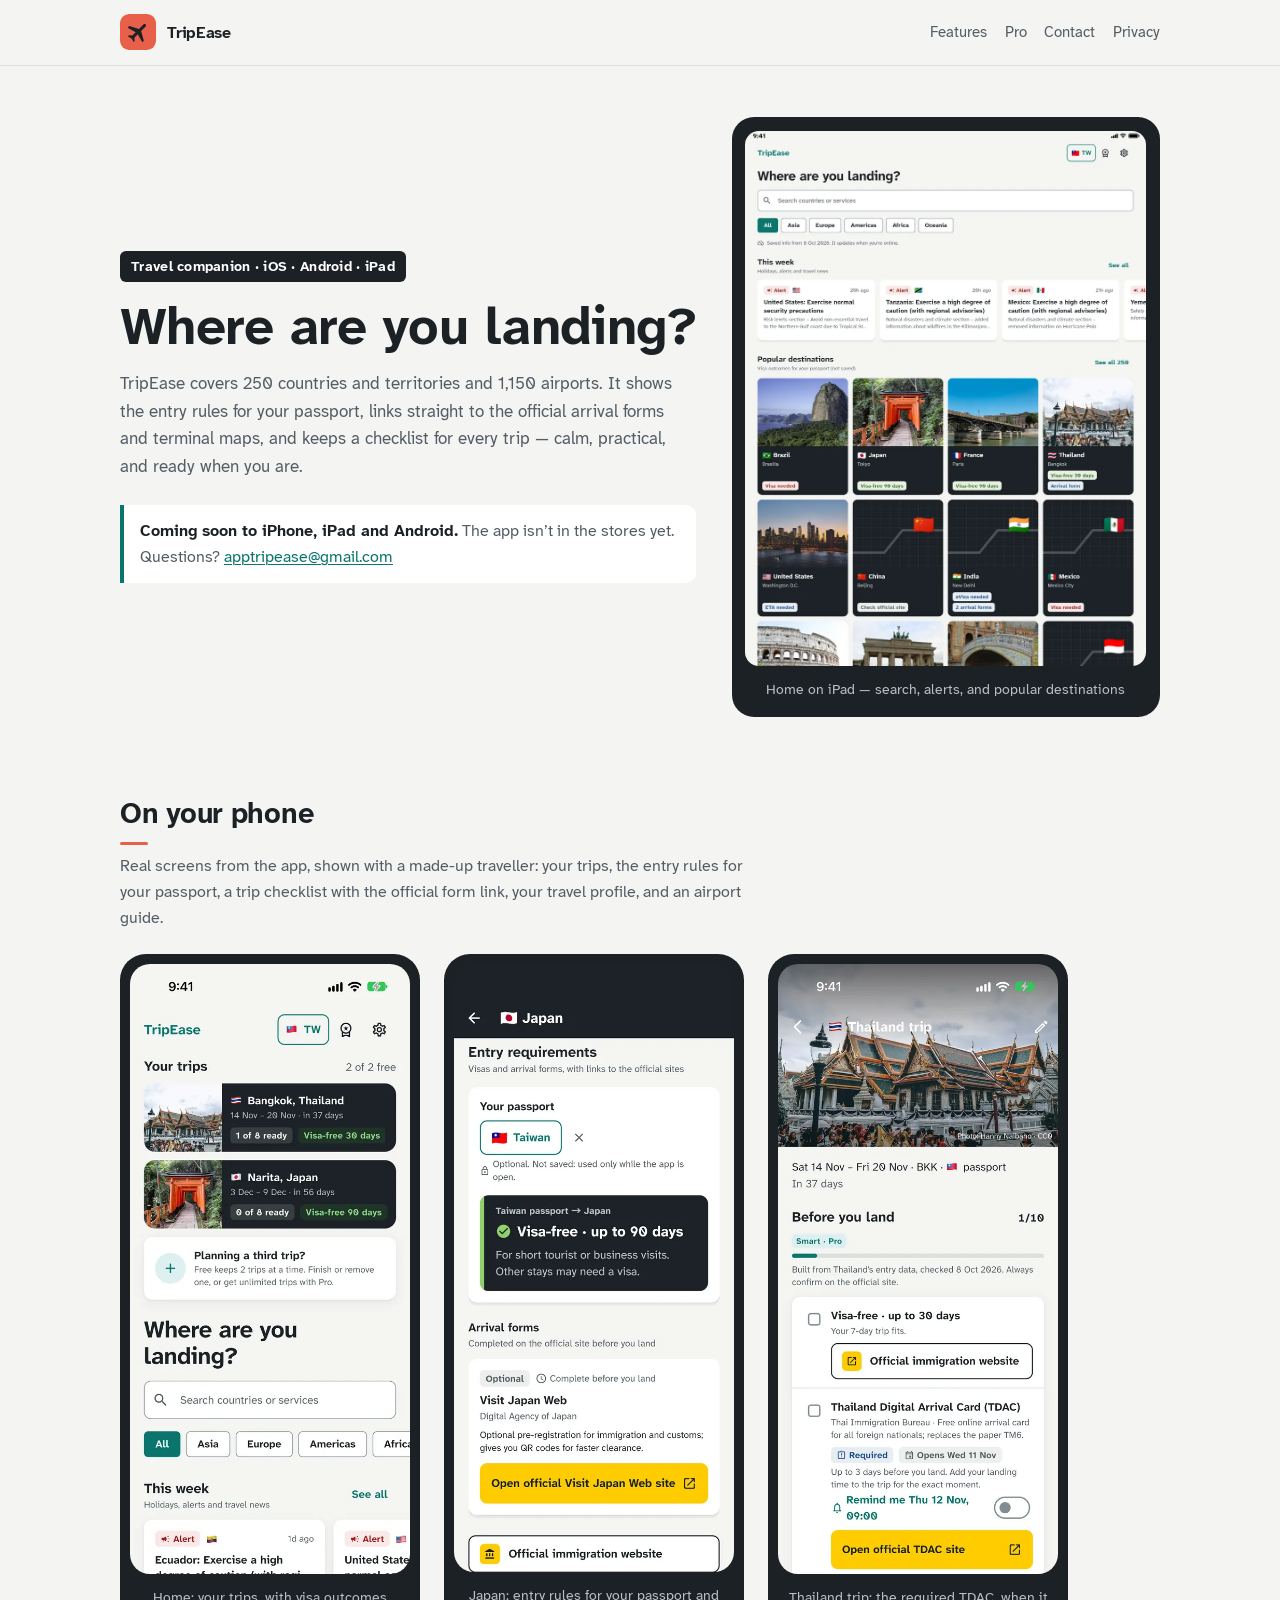
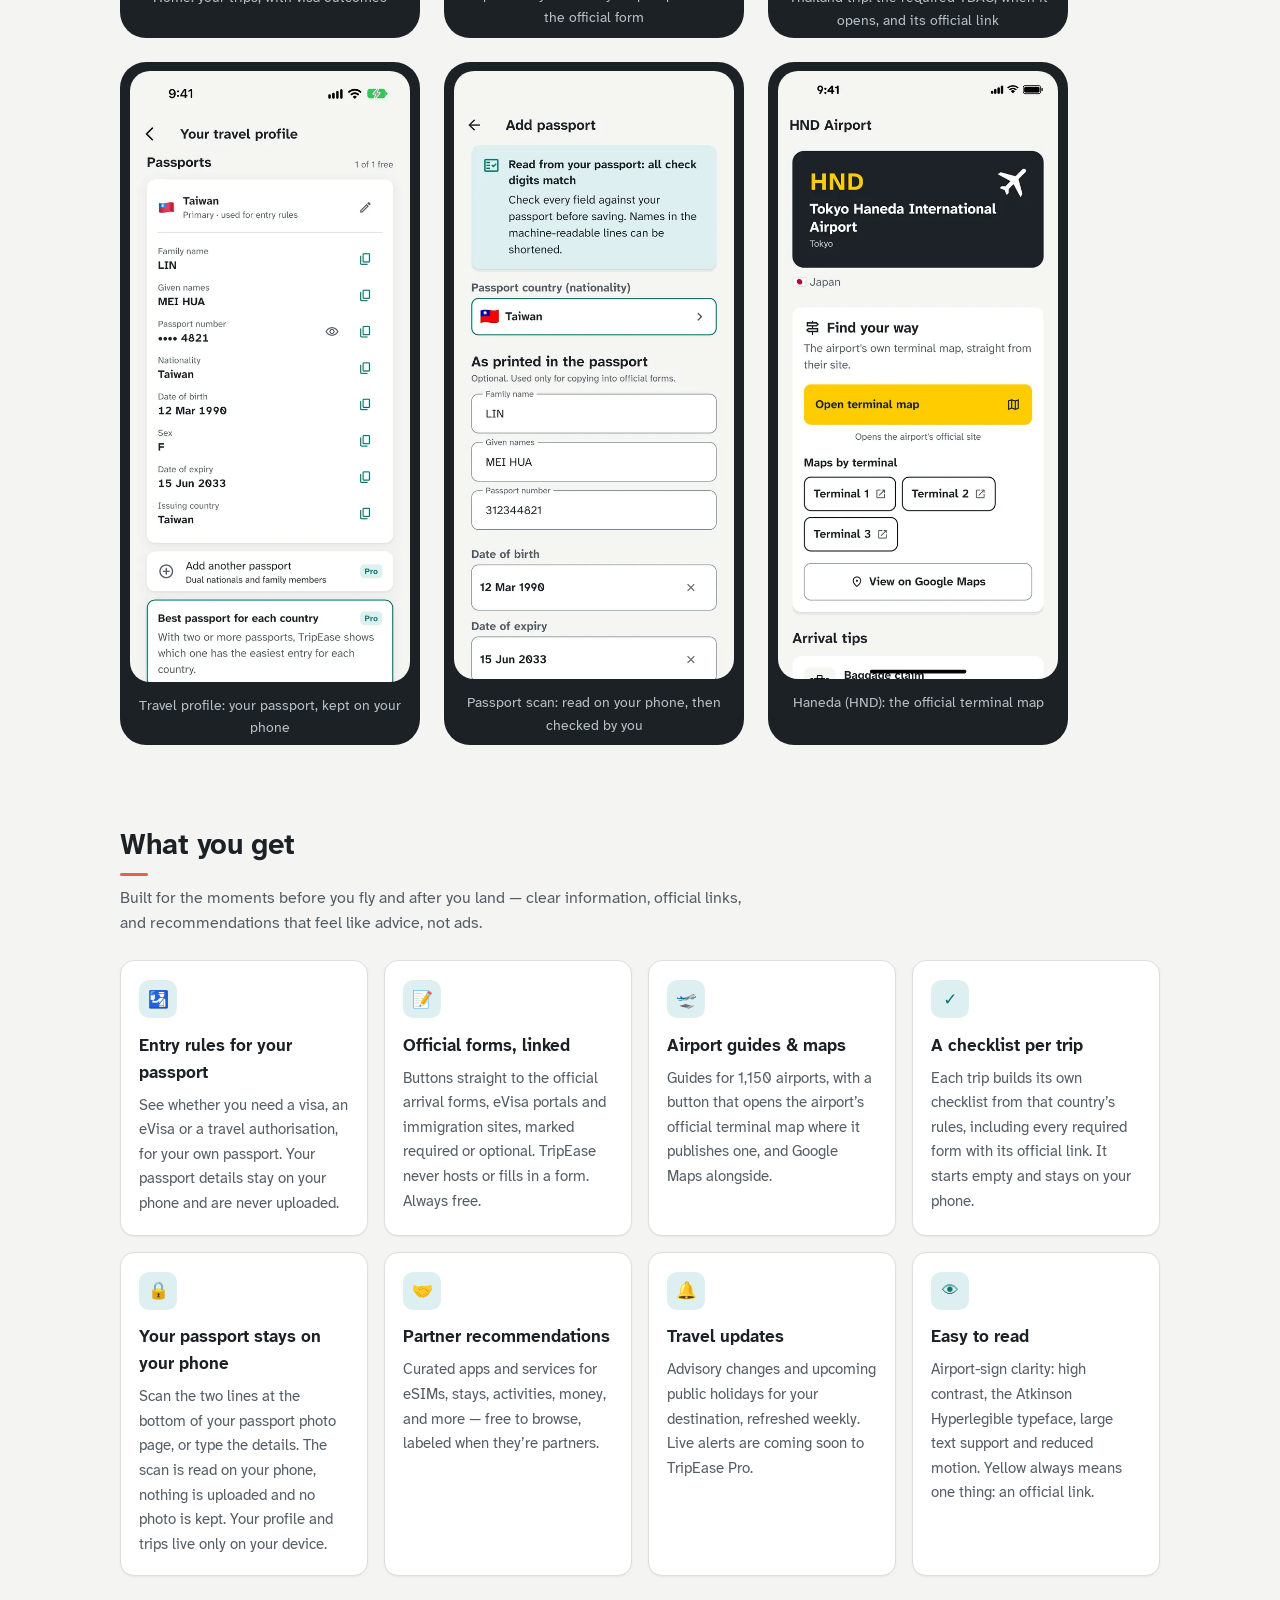
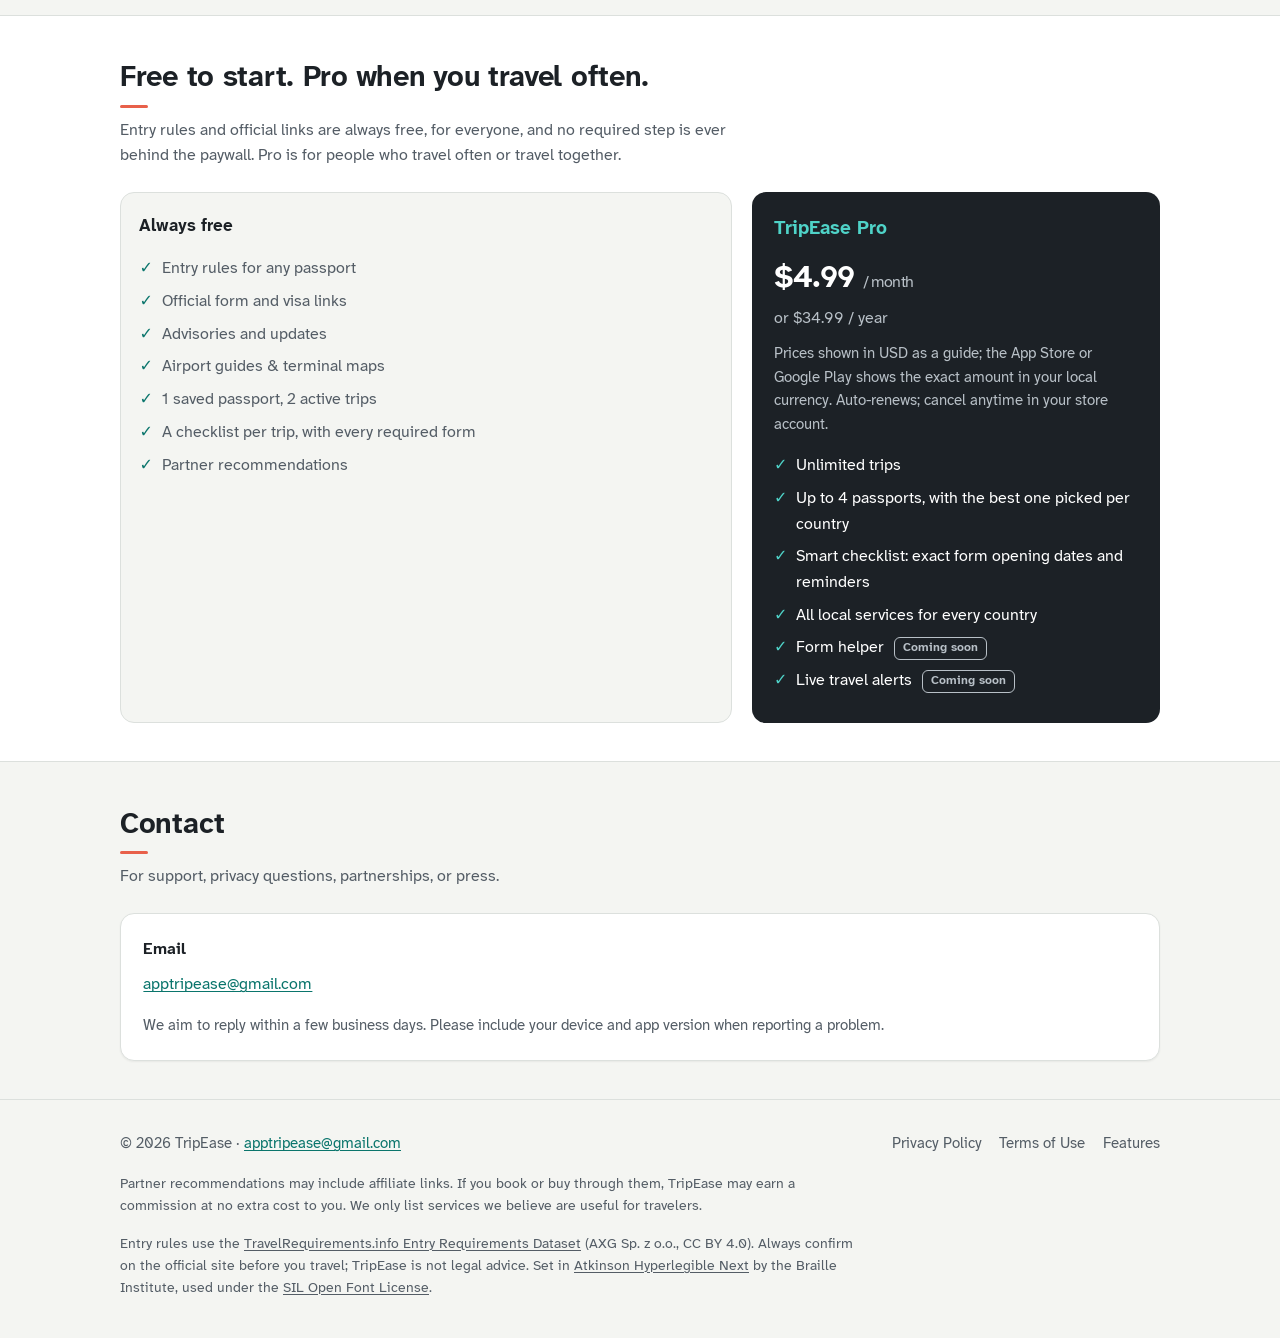
<file: index.html>
<!DOCTYPE html>
<html lang="en">
<head>
  <meta charset="utf-8" />
  <meta name="viewport" content="width=device-width, initial-scale=1" />
  <title>TripEase — Your calm travel companion</title>
  <meta name="description" content="TripEase helps you prepare for any trip: visa and entry rules for your passport, official arrival forms, airport guides with terminal maps, and a per-trip checklist. Free to start; TripEase Pro optional." />
  <meta name="theme-color" content="#0A756C" />
  <link rel="icon" href="favicon.ico" sizes="48x48" />
  <link rel="icon" href="favicon.svg" type="image/svg+xml" />
  <link rel="icon" href="favicon-32x32.png" type="image/png" sizes="32x32" />
  <link rel="icon" href="favicon-16x16.png" type="image/png" sizes="16x16" />
  <link rel="apple-touch-icon" href="apple-touch-icon.png" />
  <link rel="manifest" href="site.webmanifest" />
  <link rel="stylesheet" href="styles.css" />
</head>
<body>
  <header class="site-header">
    <div class="wrap nav">
      <a class="brand" href="index.html">
        <img class="logo" src="favicon.svg" width="36" height="36" alt="" />
        <span>TripEase</span>
      </a>
      <nav class="nav-links" aria-label="Primary">
        <a href="#features">Features</a>
        <a href="#pro">Pro</a>
        <a href="#contact">Contact</a>
        <a href="privacy.html">Privacy</a>
      </nav>
    </div>
  </header>

  <main>
    <section class="wrap hero">
      <div>
        <div class="eyebrow">Travel companion · iOS · Android · iPad</div>
        <h1>Where are you landing?</h1>
        <p class="lede">
          TripEase covers 250 countries and territories and 1,150 airports. It shows the entry rules for
          your passport, links straight to the official arrival forms and terminal maps, and keeps a
          checklist for every trip — calm, practical, and ready when you are.
        </p>
        <p class="store-note" id="coming-soon">
          <strong>Coming soon to iPhone, iPad and Android.</strong> The app isn’t in the stores yet.
          Questions? <a href="mailto:apptripease@gmail.com">apptripease@gmail.com</a>
        </p>
      </div>
      <figure class="hero-card">
        <img src="assets/tripease-ipad-home.webp" width="900" height="1201" alt="TripEase on iPad showing the Home screen: a search box, region filters, this week's travel alerts, and popular destinations with photos" />
        <figcaption class="caption">Home on iPad — search, alerts, and popular destinations</figcaption>
      </figure>
    </section>

    <section class="section wrap" id="screens">
      <h2>On your phone</h2>
      <p class="section-intro">Real screens from the app, shown with a made-up traveller: your trips, the entry rules for your passport, a trip checklist with the official form link, your travel profile, and an airport guide.</p>
      <div class="shots">
        <figure class="shot">
          <img src="assets/tripease-iphone-home.webp" width="540" height="1174" loading="lazy" alt="TripEase on iPhone showing the Home screen: two saved trips, Bangkok, Thailand in 37 days and Narita, Japan in 56 days, each with checklist progress and a visa-free badge, a note that Free keeps two trips at a time, and the Where are you landing? search" />
          <figcaption class="caption">Home: your trips, with visa outcomes</figcaption>
        </figure>
        <figure class="shot">
          <img src="assets/tripease-iphone-japan-entry.webp" width="540" height="1169" loading="lazy" alt="TripEase on iPhone showing Japan entry requirements for a Taiwan passport: visa-free up to 90 days on a charcoal card, then the optional Visit Japan Web arrival form with a yellow Open official Visit Japan Web site button" />
          <figcaption class="caption">Japan: entry rules for your passport and the official form</figcaption>
        </figure>
        <figure class="shot">
          <img src="assets/tripease-iphone-thailand.webp" width="540" height="1174" loading="lazy" alt="TripEase on iPhone showing a Thailand trip checklist on Pro: visa-free up to 30 days with the official immigration website, and the Thailand Digital Arrival Card marked required, opening on Wed 11 Nov, with a reminder switch and a yellow Open official TDAC site button" />
          <figcaption class="caption">Thailand trip: the required TDAC, when it opens, and its official link</figcaption>
        </figure>
        <figure class="shot">
          <img src="assets/tripease-iphone-profile.webp" width="540" height="1174" loading="lazy" alt="TripEase on iPhone showing the travel profile with one saved Taiwan passport: name, masked passport number, nationality and dates, each with a copy button, plus Add another passport marked Pro" />
          <figcaption class="caption">Travel profile: your passport, kept on your phone</figcaption>
        </figure>
        <figure class="shot">
          <img src="assets/tripease-iphone-passport-check.webp" width="540" height="1169" loading="lazy" alt="TripEase on iPhone showing Add passport after a scan: a note that all check digits match, asking you to check every field, then the passport country Taiwan and the name, number and dates read from the passport" />
          <figcaption class="caption">Passport scan: read on your phone, then checked by you</figcaption>
        </figure>
        <figure class="shot">
          <img src="assets/tripease-iphone-haneda.webp" width="540" height="1169" loading="lazy" alt="TripEase on iPhone showing the Haneda airport guide: a charcoal sign with the code HND, a yellow Open terminal map button for the airport's own site, terminal map links and View on Google Maps" />
          <figcaption class="caption">Haneda (HND): the official terminal map</figcaption>
        </figure>
      </div>
    </section>

    <section class="section wrap" id="features">
      <h2>What you get</h2>
      <p class="section-intro">
        Built for the moments before you fly and after you land — clear information,
        official links, and recommendations that feel like advice, not ads.
      </p>
      <div class="grid">
        <article class="card">
          <div class="icon" aria-hidden="true">🛂</div>
          <h3>Entry rules for your passport</h3>
          <p>See whether you need a visa, an eVisa or a travel authorisation, for your own passport. Your passport details stay on your phone and are never uploaded.</p>
        </article>
        <article class="card">
          <div class="icon" aria-hidden="true">📝</div>
          <h3>Official forms, linked</h3>
          <p>Buttons straight to the official arrival forms, eVisa portals and immigration sites, marked required or optional. TripEase never hosts or fills in a form. Always free.</p>
        </article>
        <article class="card">
          <div class="icon" aria-hidden="true">🛫</div>
          <h3>Airport guides &amp; maps</h3>
          <p>Guides for 1,150 airports, with a button that opens the airport’s official terminal map where it publishes one, and Google Maps alongside.</p>
        </article>
        <article class="card">
          <div class="icon" aria-hidden="true">✓</div>
          <h3>A checklist per trip</h3>
          <p>Each trip builds its own checklist from that country’s rules, including every required form with its official link. It starts empty and stays on your phone.</p>
        </article>
        <article class="card">
          <div class="icon" aria-hidden="true">🔒</div>
          <h3>Your passport stays on your phone</h3>
          <p>Scan the two lines at the bottom of your passport photo page, or type the details. The scan is read on your phone, nothing is uploaded and no photo is kept. Your profile and trips live only on your device.</p>
        </article>
        <article class="card">
          <div class="icon" aria-hidden="true">🤝</div>
          <h3>Partner recommendations</h3>
          <p>Curated apps and services for eSIMs, stays, activities, money, and more — free to browse, labeled when they’re partners.</p>
        </article>
        <article class="card">
          <div class="icon" aria-hidden="true">🔔</div>
          <h3>Travel updates</h3>
          <p>Advisory changes and upcoming public holidays for your destination, refreshed weekly. Live alerts are coming soon to TripEase Pro.</p>
        </article>
        <article class="card">
          <div class="icon" aria-hidden="true">👁</div>
          <h3>Easy to read</h3>
          <p>Airport-sign clarity: high contrast, the Atkinson Hyperlegible typeface, large text support and reduced motion. Yellow always means one thing: an official link.</p>
        </article>
      </div>
    </section>

    <section class="section pro" id="pro">
      <div class="wrap">
        <h2>Free to start. Pro when you travel often.</h2>
        <p class="section-intro">
          Entry rules and official links are always free, for everyone, and no required step is ever behind the paywall.
          Pro is for people who travel often or travel together.
        </p>
        <div class="pro-panel">
          <div class="card">
            <h3>Always free</h3>
            <ul class="checklist">
              <li>Entry rules for any passport</li>
              <li>Official form and visa links</li>
              <li>Advisories and updates</li>
              <li>Airport guides &amp; terminal maps</li>
              <li>1 saved passport, 2 active trips</li>
              <li>A checklist per trip, with every required form</li>
              <li>Partner recommendations</li>
            </ul>
          </div>
          <div class="price-card">
            <h3>TripEase Pro</h3>
            <p class="price">$4.99 <span>/ month</span></p>
            <p class="price-note">or $34.99 / year</p>
            <p class="price-fine">
              Prices shown in USD as a guide; the App Store or Google Play shows the exact amount in your local currency. Auto-renews; cancel anytime in your store account.
            </p>
            <ul class="checklist">
              <li>Unlimited trips</li>
              <li>Up to 4 passports, with the best one picked per country</li>
              <li>Smart checklist: exact form opening dates and reminders</li>
              <li>All local services for every country</li>
              <li>Form helper <span class="soon">Coming soon</span></li>
              <li>Live travel alerts <span class="soon">Coming soon</span></li>
            </ul>
          </div>
        </div>
      </div>
    </section>

    <section class="section wrap" id="contact">
      <h2>Contact</h2>
      <p class="section-intro">For support, privacy questions, partnerships, or press.</p>
      <div class="contact-box">
        <p style="margin:0 0 0.6rem;"><strong>Email</strong></p>
        <p style="margin:0;"><a href="mailto:apptripease@gmail.com">apptripease@gmail.com</a></p>
        <p style="margin:1rem 0 0;color:var(--muted);font-size:0.95rem;">
          We aim to reply within a few business days. Please include your device and app version when reporting a problem.
        </p>
      </div>
    </section>
  </main>

  <footer class="site-footer">
    <div class="wrap footer-grid">
      <div>© 2026 TripEase · <a href="mailto:apptripease@gmail.com">apptripease@gmail.com</a></div>
      <div class="footer-links">
        <a href="privacy.html">Privacy Policy</a>
        <a href="terms.html">Terms of Use</a>
        <a href="#features">Features</a>
      </div>
    </div>
    <div class="wrap">
    <p class="disclosure">
      Partner recommendations may include affiliate links. If you book or buy through them, TripEase may earn a commission at no extra cost to you. We only list services we believe are useful for travelers.
    </p>
    <p class="disclosure">
      Entry rules use the <a href="https://travelrequirements.info/data/">TravelRequirements.info Entry Requirements Dataset</a> (AXG Sp. z o.o., CC BY 4.0). Always confirm on the official site before you travel; TripEase is not legal advice.
      Set in <a href="https://www.brailleinstitute.org/freefont/">Atkinson Hyperlegible Next</a> by the Braille Institute, used under the <a href="fonts/OFL.txt">SIL Open Font License</a>.
    </p>
    </div>
  </footer>
</body>
</html>
</file>
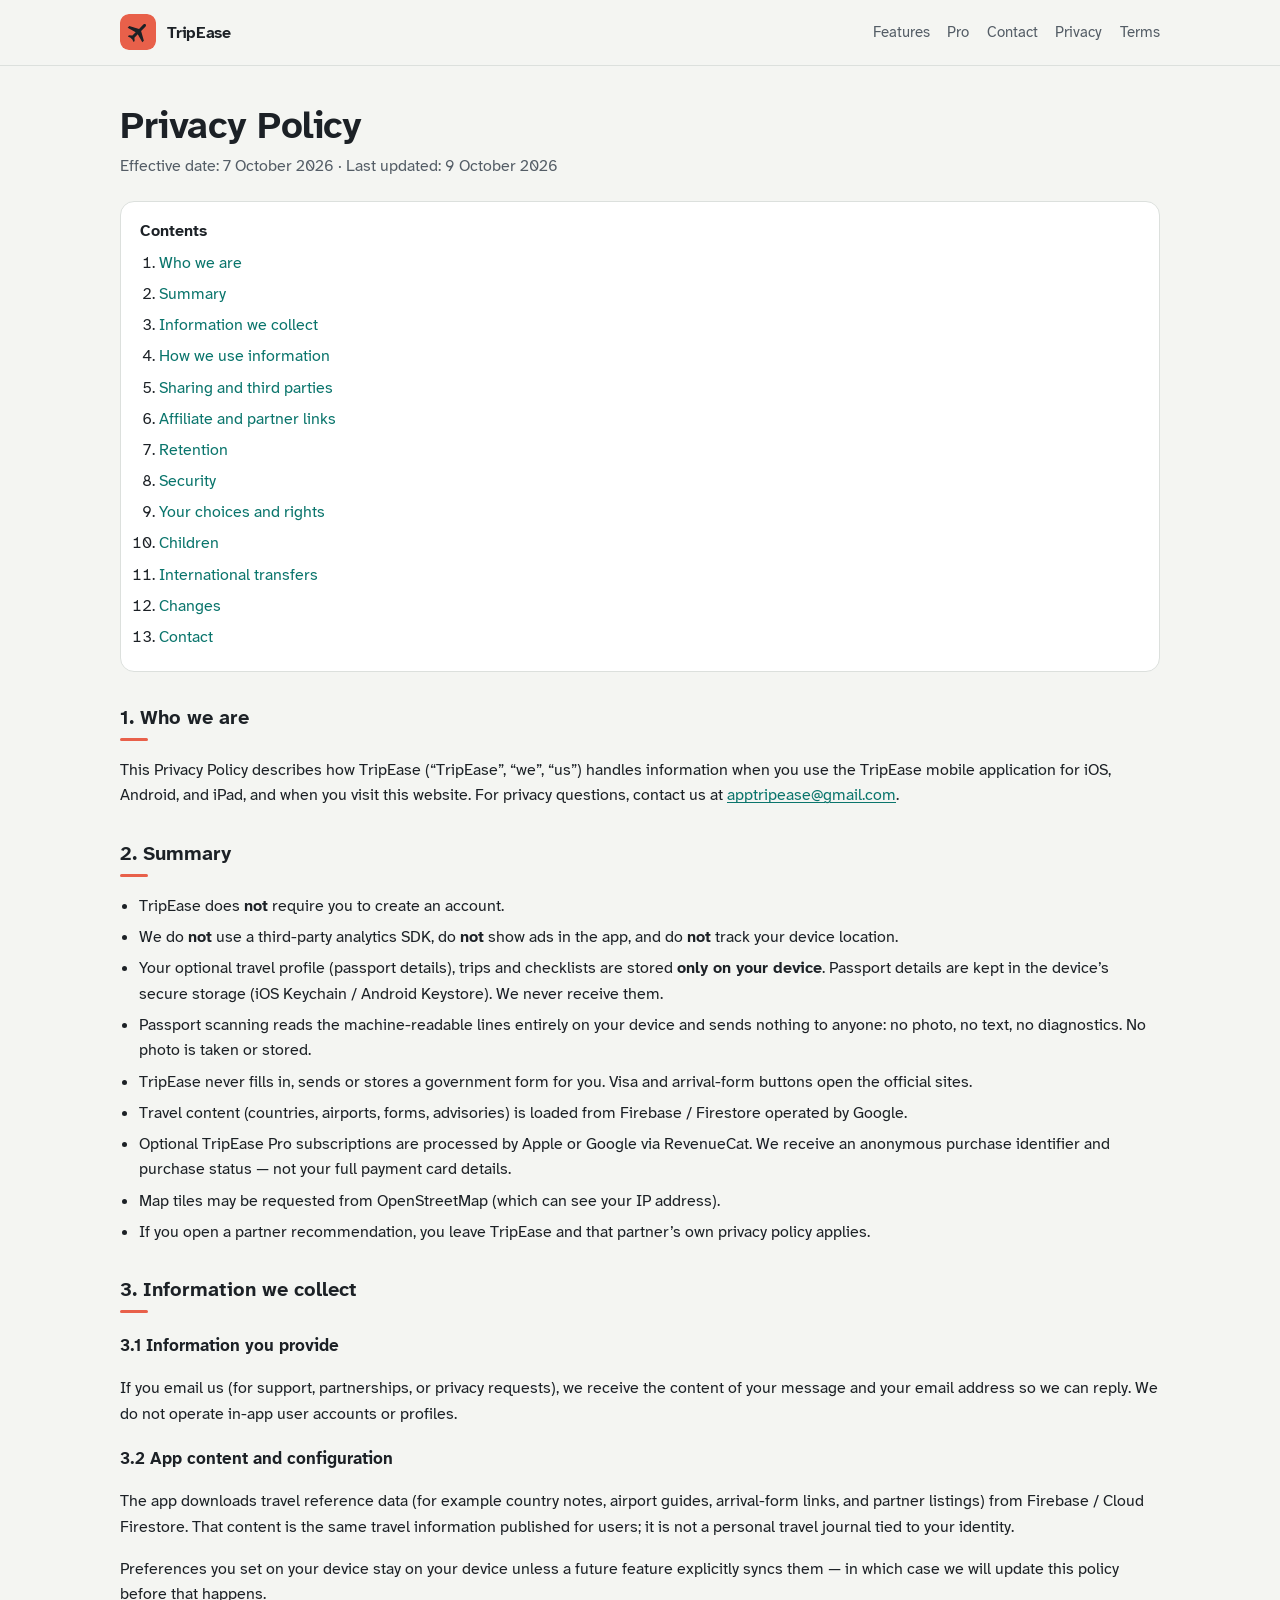
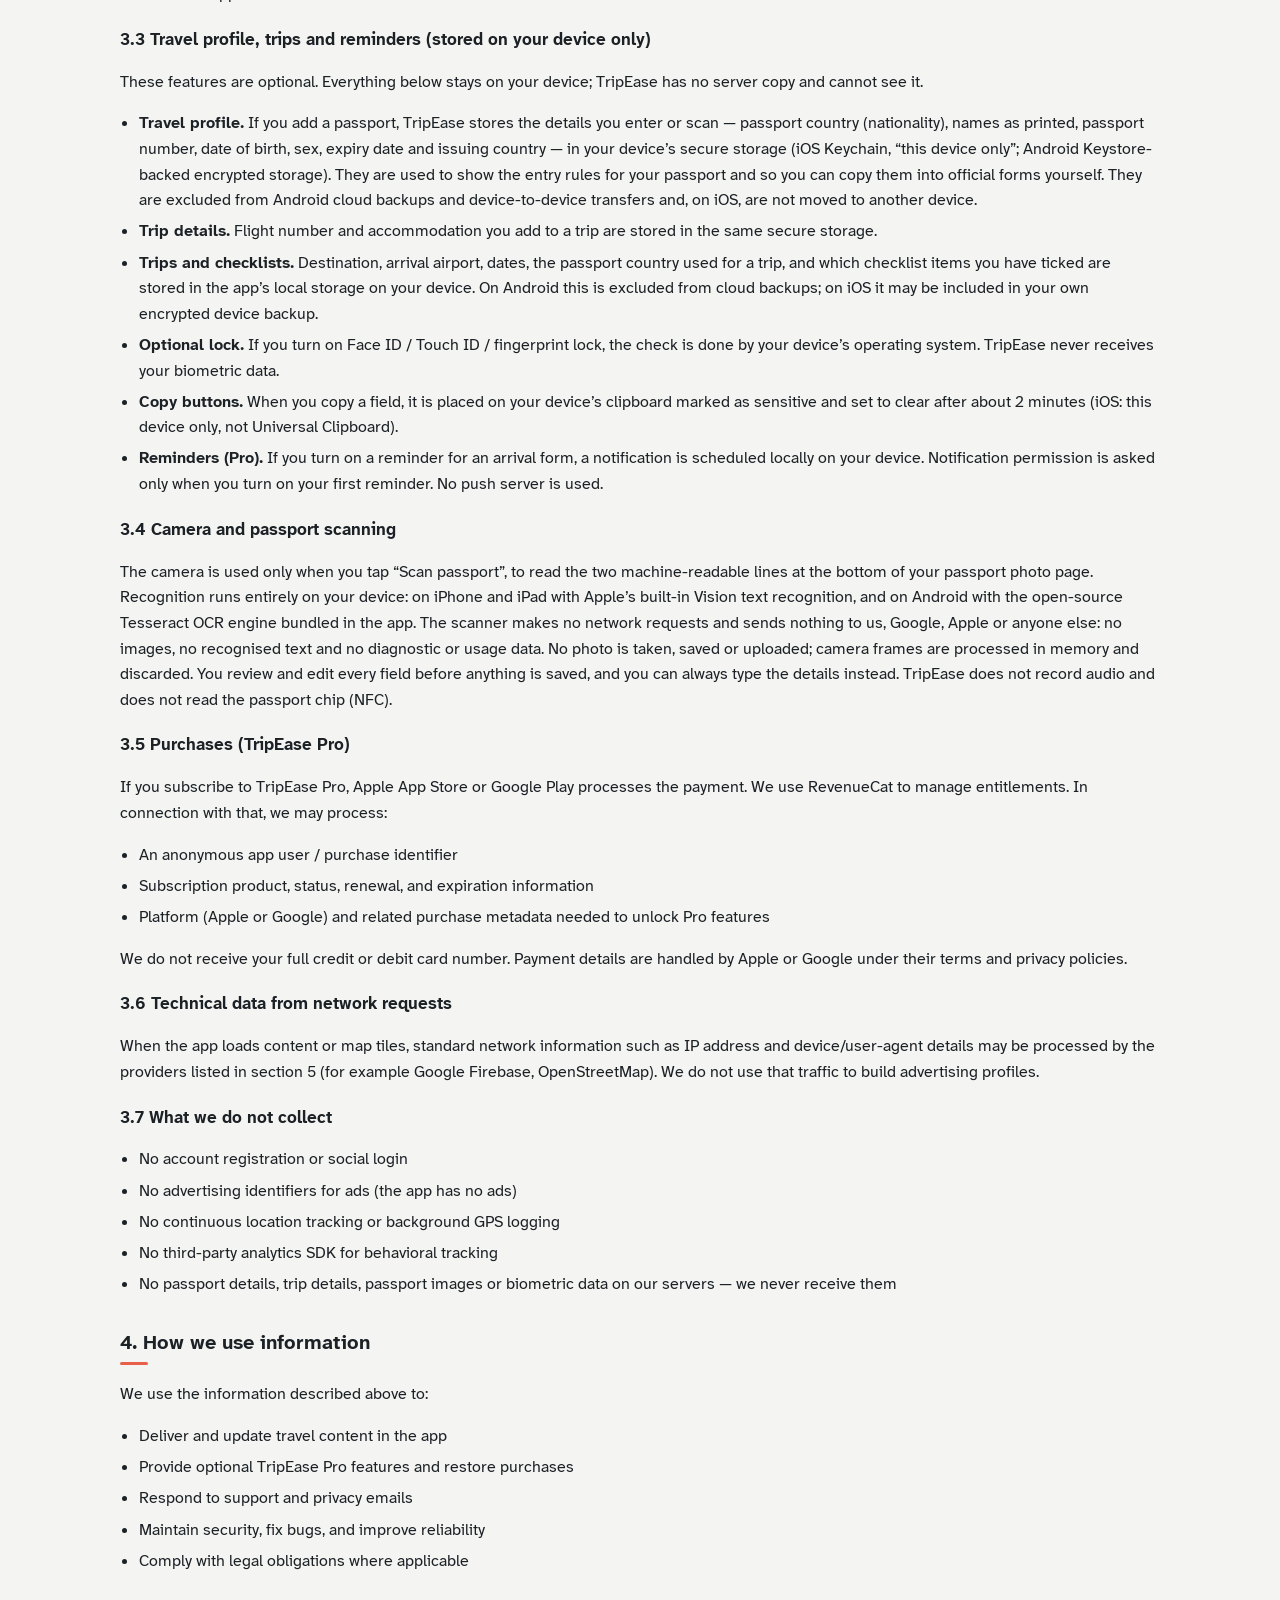
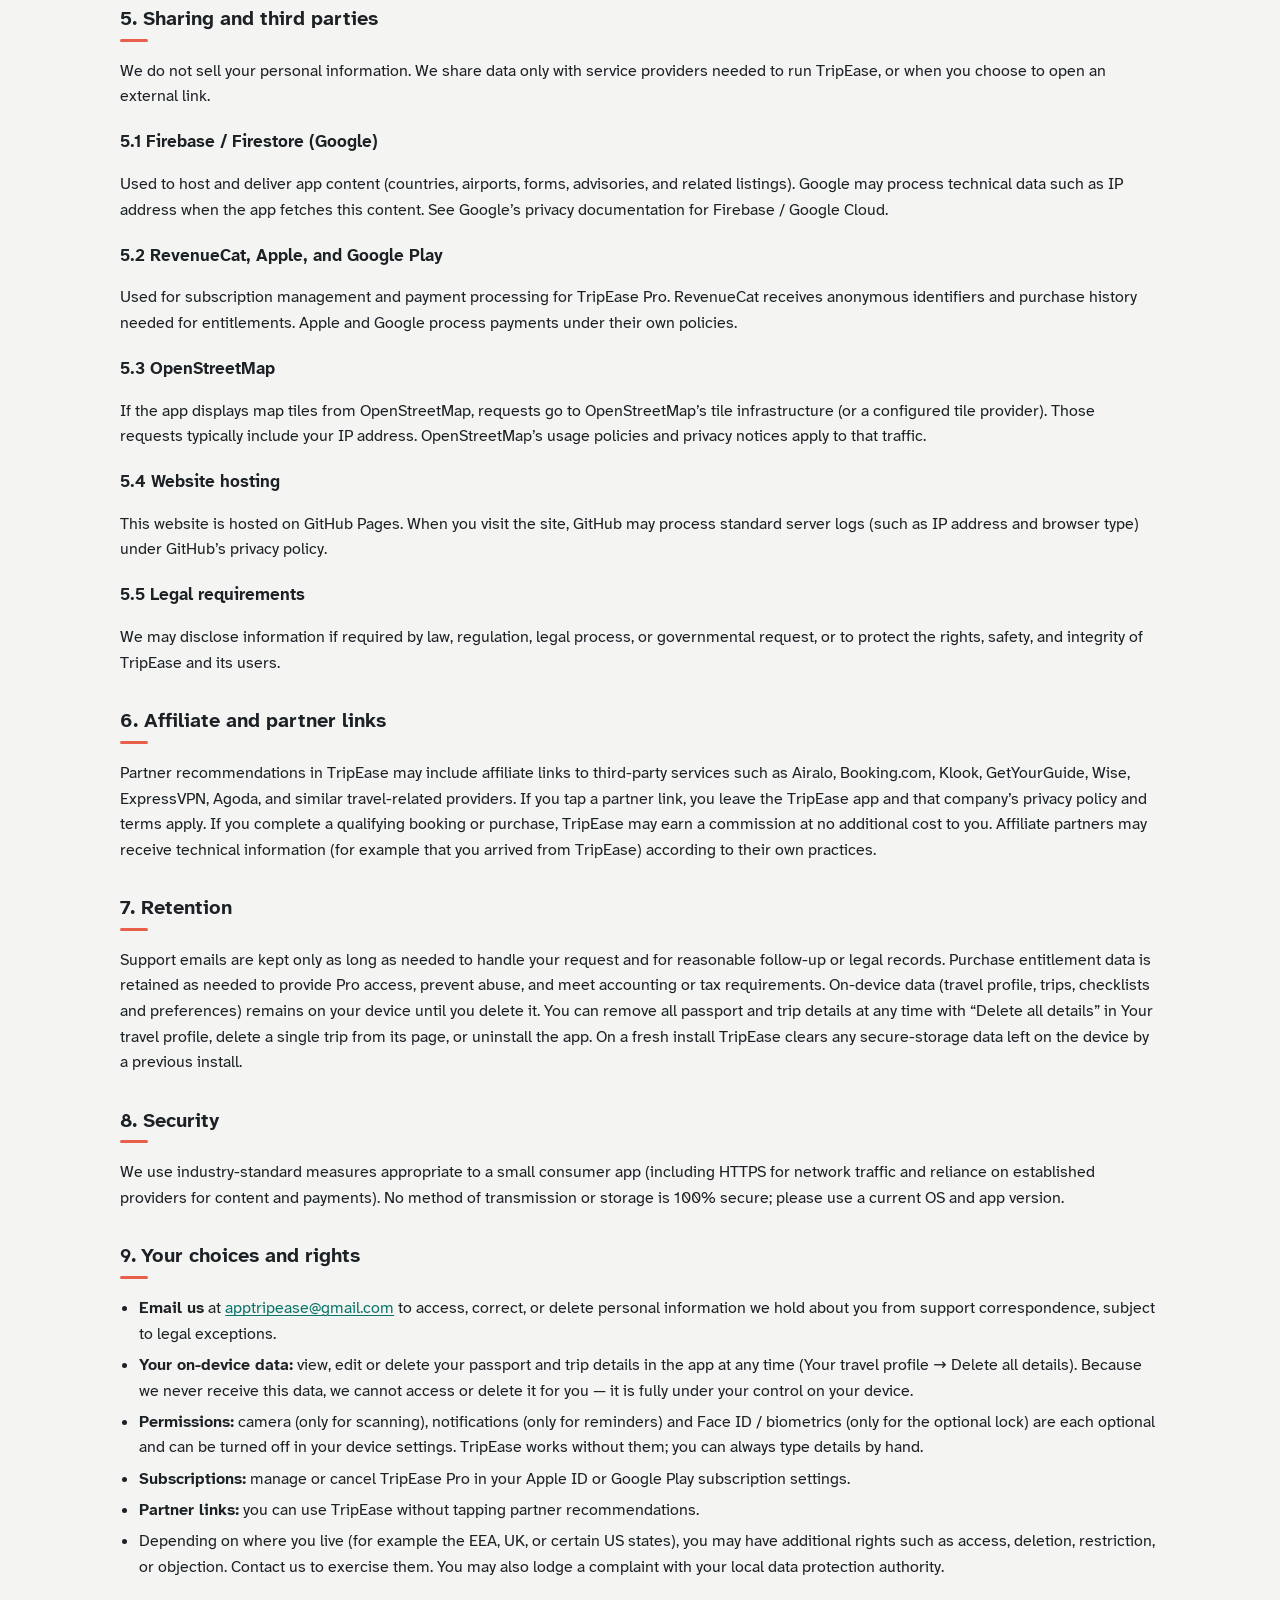
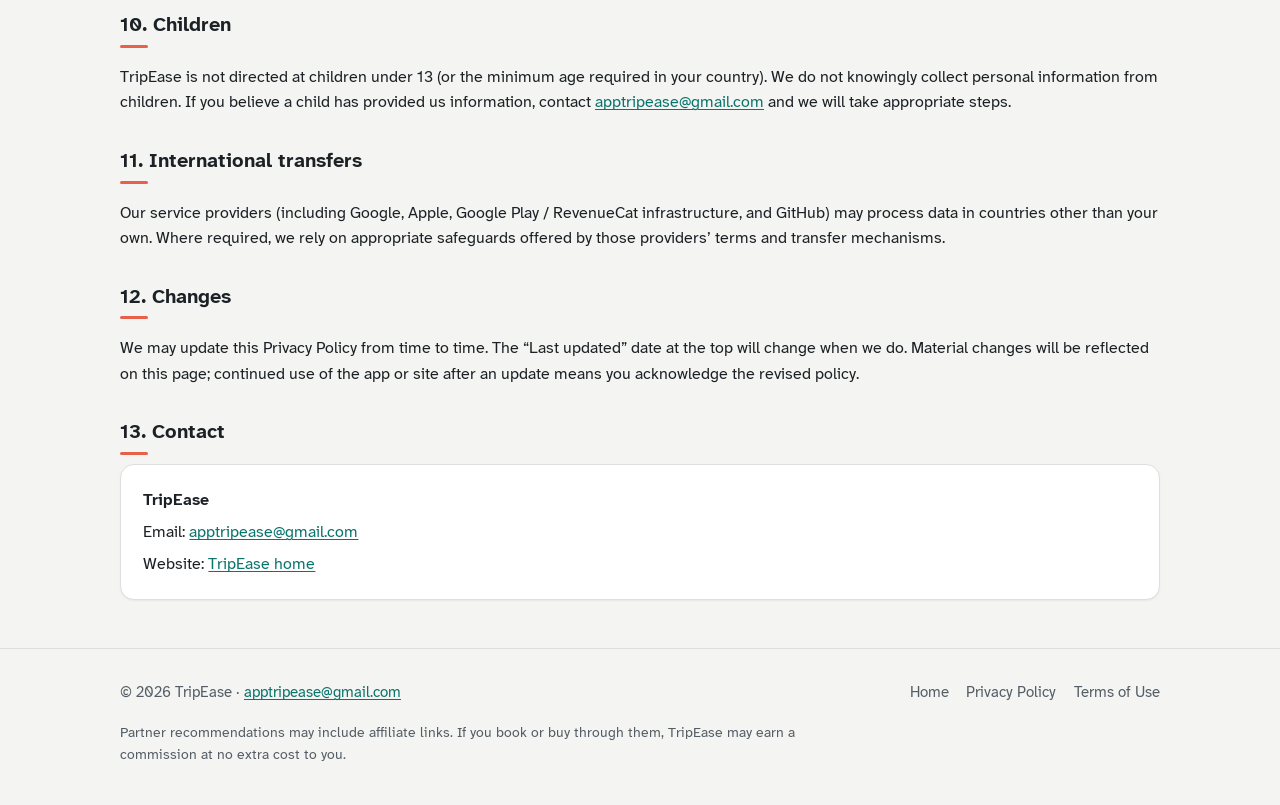
<file: privacy.html>
<!DOCTYPE html>
<html lang="en">
<head>
  <meta charset="utf-8" />
  <meta name="viewport" content="width=device-width, initial-scale=1" />
  <title>Privacy Policy — TripEase</title>
  <meta name="description" content="TripEase Privacy Policy. How we handle data for the TripEase travel companion app." />
  <meta name="theme-color" content="#0A756C" />
  <link rel="icon" href="favicon.ico" sizes="48x48" />
  <link rel="icon" href="favicon.svg" type="image/svg+xml" />
  <link rel="icon" href="favicon-32x32.png" type="image/png" sizes="32x32" />
  <link rel="icon" href="favicon-16x16.png" type="image/png" sizes="16x16" />
  <link rel="apple-touch-icon" href="apple-touch-icon.png" />
  <link rel="manifest" href="site.webmanifest" />
  <link rel="stylesheet" href="styles.css" />
</head>
<body>
  <header class="site-header">
    <div class="wrap nav">
      <a class="brand" href="index.html">
        <img class="logo" src="favicon.svg" width="36" height="36" alt="" />
        <span>TripEase</span>
      </a>
      <nav class="nav-links" aria-label="Primary">
        <a href="index.html#features">Features</a>
        <a href="index.html#pro">Pro</a>
        <a href="index.html#contact">Contact</a>
        <a href="privacy.html">Privacy</a>
        <a href="terms.html">Terms</a>
      </nav>
    </div>
  </header>

  <main class="wrap legal">
    <h1>Privacy Policy</h1>
    <p class="meta">Effective date: 7 October 2026 · Last updated: 9 October 2026</p>

    <div class="toc">
      <strong>Contents</strong>
      <ol>
        <li><a href="#who">Who we are</a></li>
        <li><a href="#summary">Summary</a></li>
        <li><a href="#collect">Information we collect</a></li>
        <li><a href="#use">How we use information</a></li>
        <li><a href="#share">Sharing and third parties</a></li>
        <li><a href="#affiliates">Affiliate and partner links</a></li>
        <li><a href="#retention">Retention</a></li>
        <li><a href="#security">Security</a></li>
        <li><a href="#rights">Your choices and rights</a></li>
        <li><a href="#children">Children</a></li>
        <li><a href="#international">International transfers</a></li>
        <li><a href="#changes">Changes</a></li>
        <li><a href="#contact">Contact</a></li>
      </ol>
    </div>

    <h2 id="who">1. Who we are</h2>
    <p>
      This Privacy Policy describes how TripEase (“TripEase”, “we”, “us”) handles information when you use the TripEase mobile application for iOS, Android, and iPad, and when you visit this website.
      For privacy questions, contact us at <a href="mailto:apptripease@gmail.com">apptripease@gmail.com</a>.
    </p>

    <h2 id="summary">2. Summary</h2>
    <ul>
      <li>TripEase does <strong>not</strong> require you to create an account.</li>
      <li>We do <strong>not</strong> use a third-party analytics SDK, do <strong>not</strong> show ads in the app, and do <strong>not</strong> track your device location.</li>
      <li>Your optional travel profile (passport details), trips and checklists are stored <strong>only on your device</strong>. Passport details are kept in the device’s secure storage (iOS Keychain / Android Keystore). We never receive them.</li>
      <li>Passport scanning reads the machine-readable lines entirely on your device and sends nothing to anyone: no photo, no text, no diagnostics. No photo is taken or stored.</li>
      <li>TripEase never fills in, sends or stores a government form for you. Visa and arrival-form buttons open the official sites.</li>
      <li>Travel content (countries, airports, forms, advisories) is loaded from Firebase / Firestore operated by Google.</li>
      <li>Optional TripEase Pro subscriptions are processed by Apple or Google via RevenueCat. We receive an anonymous purchase identifier and purchase status — not your full payment card details.</li>
      <li>Map tiles may be requested from OpenStreetMap (which can see your IP address).</li>
      <li>If you open a partner recommendation, you leave TripEase and that partner’s own privacy policy applies.</li>
    </ul>

    <h2 id="collect">3. Information we collect</h2>

    <h3>3.1 Information you provide</h3>
    <p>
      If you email us (for support, partnerships, or privacy requests), we receive the content of your message and your email address so we can reply. We do not operate in-app user accounts or profiles.
    </p>

    <h3>3.2 App content and configuration</h3>
    <p>
      The app downloads travel reference data (for example country notes, airport guides, arrival-form links, and partner listings) from Firebase / Cloud Firestore. That content is the same travel information published for users; it is not a personal travel journal tied to your identity.
    </p>
    <p>
      Preferences you set on your device stay on your device unless a future feature explicitly syncs them — in which case we will update this policy before that happens.
    </p>

    <h3 id="on-device">3.3 Travel profile, trips and reminders (stored on your device only)</h3>
    <p>These features are optional. Everything below stays on your device; TripEase has no server copy and cannot see it.</p>
    <ul>
      <li><strong>Travel profile.</strong> If you add a passport, TripEase stores the details you enter or scan — passport country (nationality), names as printed, passport number, date of birth, sex, expiry date and issuing country — in your device’s secure storage (iOS Keychain, “this device only”; Android Keystore-backed encrypted storage). They are used to show the entry rules for your passport and so you can copy them into official forms yourself. They are excluded from Android cloud backups and device-to-device transfers and, on iOS, are not moved to another device.</li>
      <li><strong>Trip details.</strong> Flight number and accommodation you add to a trip are stored in the same secure storage.</li>
      <li><strong>Trips and checklists.</strong> Destination, arrival airport, dates, the passport country used for a trip, and which checklist items you have ticked are stored in the app’s local storage on your device. On Android this is excluded from cloud backups; on iOS it may be included in your own encrypted device backup.</li>
      <li><strong>Optional lock.</strong> If you turn on Face ID / Touch ID / fingerprint lock, the check is done by your device’s operating system. TripEase never receives your biometric data.</li>
      <li><strong>Copy buttons.</strong> When you copy a field, it is placed on your device’s clipboard marked as sensitive and set to clear after about 2 minutes (iOS: this device only, not Universal Clipboard).</li>
      <li><strong>Reminders (Pro).</strong> If you turn on a reminder for an arrival form, a notification is scheduled locally on your device. Notification permission is asked only when you turn on your first reminder. No push server is used.</li>
    </ul>

    <h3 id="camera">3.4 Camera and passport scanning</h3>
    <p>
      The camera is used only when you tap “Scan passport”, to read the two machine-readable lines at the bottom of your passport photo page. Recognition runs entirely on your device: on iPhone and iPad with Apple’s built-in Vision text recognition, and on Android with the open-source Tesseract OCR engine bundled in the app. The scanner makes no network requests and sends nothing to us, Google, Apple or anyone else: no images, no recognised text and no diagnostic or usage data. No photo is taken, saved or uploaded; camera frames are processed in memory and discarded. You review and edit every field before anything is saved, and you can always type the details instead. TripEase does not record audio and does not read the passport chip (NFC).
    </p>

    <h3>3.5 Purchases (TripEase Pro)</h3>
    <p>
      If you subscribe to TripEase Pro, Apple App Store or Google Play processes the payment. We use RevenueCat to manage entitlements. In connection with that, we may process:
    </p>
    <ul>
      <li>An anonymous app user / purchase identifier</li>
      <li>Subscription product, status, renewal, and expiration information</li>
      <li>Platform (Apple or Google) and related purchase metadata needed to unlock Pro features</li>
    </ul>
    <p>
      We do not receive your full credit or debit card number. Payment details are handled by Apple or Google under their terms and privacy policies.
    </p>

    <h3>3.6 Technical data from network requests</h3>
    <p>
      When the app loads content or map tiles, standard network information such as IP address and device/user-agent details may be processed by the providers listed in section 5 (for example Google Firebase, OpenStreetMap). We do not use that traffic to build advertising profiles.
    </p>

    <h3>3.7 What we do not collect</h3>
    <ul>
      <li>No account registration or social login</li>
      <li>No advertising identifiers for ads (the app has no ads)</li>
      <li>No continuous location tracking or background GPS logging</li>
      <li>No third-party analytics SDK for behavioral tracking</li>
      <li>No passport details, trip details, passport images or biometric data on our servers — we never receive them</li>
    </ul>

    <h2 id="use">4. How we use information</h2>
    <p>We use the information described above to:</p>
    <ul>
      <li>Deliver and update travel content in the app</li>
      <li>Provide optional TripEase Pro features and restore purchases</li>
      <li>Respond to support and privacy emails</li>
      <li>Maintain security, fix bugs, and improve reliability</li>
      <li>Comply with legal obligations where applicable</li>
    </ul>

    <h2 id="share">5. Sharing and third parties</h2>
    <p>
      We do not sell your personal information. We share data only with service providers needed to run TripEase, or when you choose to open an external link.
    </p>

    <h3>5.1 Firebase / Firestore (Google)</h3>
    <p>
      Used to host and deliver app content (countries, airports, forms, advisories, and related listings). Google may process technical data such as IP address when the app fetches this content. See Google’s privacy documentation for Firebase / Google Cloud.
    </p>

    <h3>5.2 RevenueCat, Apple, and Google Play</h3>
    <p>
      Used for subscription management and payment processing for TripEase Pro. RevenueCat receives anonymous identifiers and purchase history needed for entitlements. Apple and Google process payments under their own policies.
    </p>

    <h3>5.3 OpenStreetMap</h3>
    <p>
      If the app displays map tiles from OpenStreetMap, requests go to OpenStreetMap’s tile infrastructure (or a configured tile provider). Those requests typically include your IP address. OpenStreetMap’s usage policies and privacy notices apply to that traffic.
    </p>

    <h3>5.4 Website hosting</h3>
    <p>
      This website is hosted on GitHub Pages. When you visit the site, GitHub may process standard server logs (such as IP address and browser type) under GitHub’s privacy policy.
    </p>

    <h3>5.5 Legal requirements</h3>
    <p>
      We may disclose information if required by law, regulation, legal process, or governmental request, or to protect the rights, safety, and integrity of TripEase and its users.
    </p>

    <h2 id="affiliates">6. Affiliate and partner links</h2>
    <p>
      Partner recommendations in TripEase may include affiliate links to third-party services such as Airalo, Booking.com, Klook, GetYourGuide, Wise, ExpressVPN, Agoda, and similar travel-related providers.
      If you tap a partner link, you leave the TripEase app and that company’s privacy policy and terms apply.
      If you complete a qualifying booking or purchase, TripEase may earn a commission at no additional cost to you.
      Affiliate partners may receive technical information (for example that you arrived from TripEase) according to their own practices.
    </p>

    <h2 id="retention">7. Retention</h2>
    <p>
      Support emails are kept only as long as needed to handle your request and for reasonable follow-up or legal records.
      Purchase entitlement data is retained as needed to provide Pro access, prevent abuse, and meet accounting or tax requirements.
      On-device data (travel profile, trips, checklists and preferences) remains on your device until you delete it. You can remove all passport and trip details at any time with “Delete all details” in Your travel profile, delete a single trip from its page, or uninstall the app. On a fresh install TripEase clears any secure-storage data left on the device by a previous install.
    </p>

    <h2 id="security">8. Security</h2>
    <p>
      We use industry-standard measures appropriate to a small consumer app (including HTTPS for network traffic and reliance on established providers for content and payments). No method of transmission or storage is 100% secure; please use a current OS and app version.
    </p>

    <h2 id="rights">9. Your choices and rights</h2>
    <ul>
      <li><strong>Email us</strong> at <a href="mailto:apptripease@gmail.com">apptripease@gmail.com</a> to access, correct, or delete personal information we hold about you from support correspondence, subject to legal exceptions.</li>
      <li><strong>Your on-device data:</strong> view, edit or delete your passport and trip details in the app at any time (Your travel profile → Delete all details). Because we never receive this data, we cannot access or delete it for you — it is fully under your control on your device.</li>
      <li><strong>Permissions:</strong> camera (only for scanning), notifications (only for reminders) and Face ID / biometrics (only for the optional lock) are each optional and can be turned off in your device settings. TripEase works without them; you can always type details by hand.</li>
      <li><strong>Subscriptions:</strong> manage or cancel TripEase Pro in your Apple ID or Google Play subscription settings.</li>
      <li><strong>Partner links:</strong> you can use TripEase without tapping partner recommendations.</li>
      <li>Depending on where you live (for example the EEA, UK, or certain US states), you may have additional rights such as access, deletion, restriction, or objection. Contact us to exercise them. You may also lodge a complaint with your local data protection authority.</li>
    </ul>

    <h2 id="children">10. Children</h2>
    <p>
      TripEase is not directed at children under 13 (or the minimum age required in your country). We do not knowingly collect personal information from children. If you believe a child has provided us information, contact <a href="mailto:apptripease@gmail.com">apptripease@gmail.com</a> and we will take appropriate steps.
    </p>

    <h2 id="international">11. International transfers</h2>
    <p>
      Our service providers (including Google, Apple, Google Play / RevenueCat infrastructure, and GitHub) may process data in countries other than your own. Where required, we rely on appropriate safeguards offered by those providers’ terms and transfer mechanisms.
    </p>

    <h2 id="changes">12. Changes</h2>
    <p>
      We may update this Privacy Policy from time to time. The “Last updated” date at the top will change when we do. Material changes will be reflected on this page; continued use of the app or site after an update means you acknowledge the revised policy.
    </p>

    <h2 id="contact">13. Contact</h2>
    <div class="legal-box">
      <p style="margin:0;"><strong>TripEase</strong></p>
      <p style="margin:0.4rem 0 0;">Email: <a href="mailto:apptripease@gmail.com">apptripease@gmail.com</a></p>
      <p style="margin:0.4rem 0 0;">Website: <a href="index.html">TripEase home</a></p>
    </div>
  </main>

  <footer class="site-footer">
    <div class="wrap footer-grid">
      <div>© 2026 TripEase · <a href="mailto:apptripease@gmail.com">apptripease@gmail.com</a></div>
      <div class="footer-links">
        <a href="index.html">Home</a>
        <a href="privacy.html">Privacy Policy</a>
        <a href="terms.html">Terms of Use</a>
      </div>
    </div>
    <div class="wrap">
    <p class="disclosure">
      Partner recommendations may include affiliate links. If you book or buy through them, TripEase may earn a commission at no extra cost to you.
    </p>
    </div>
  </footer>
</body>
</html>
</file>
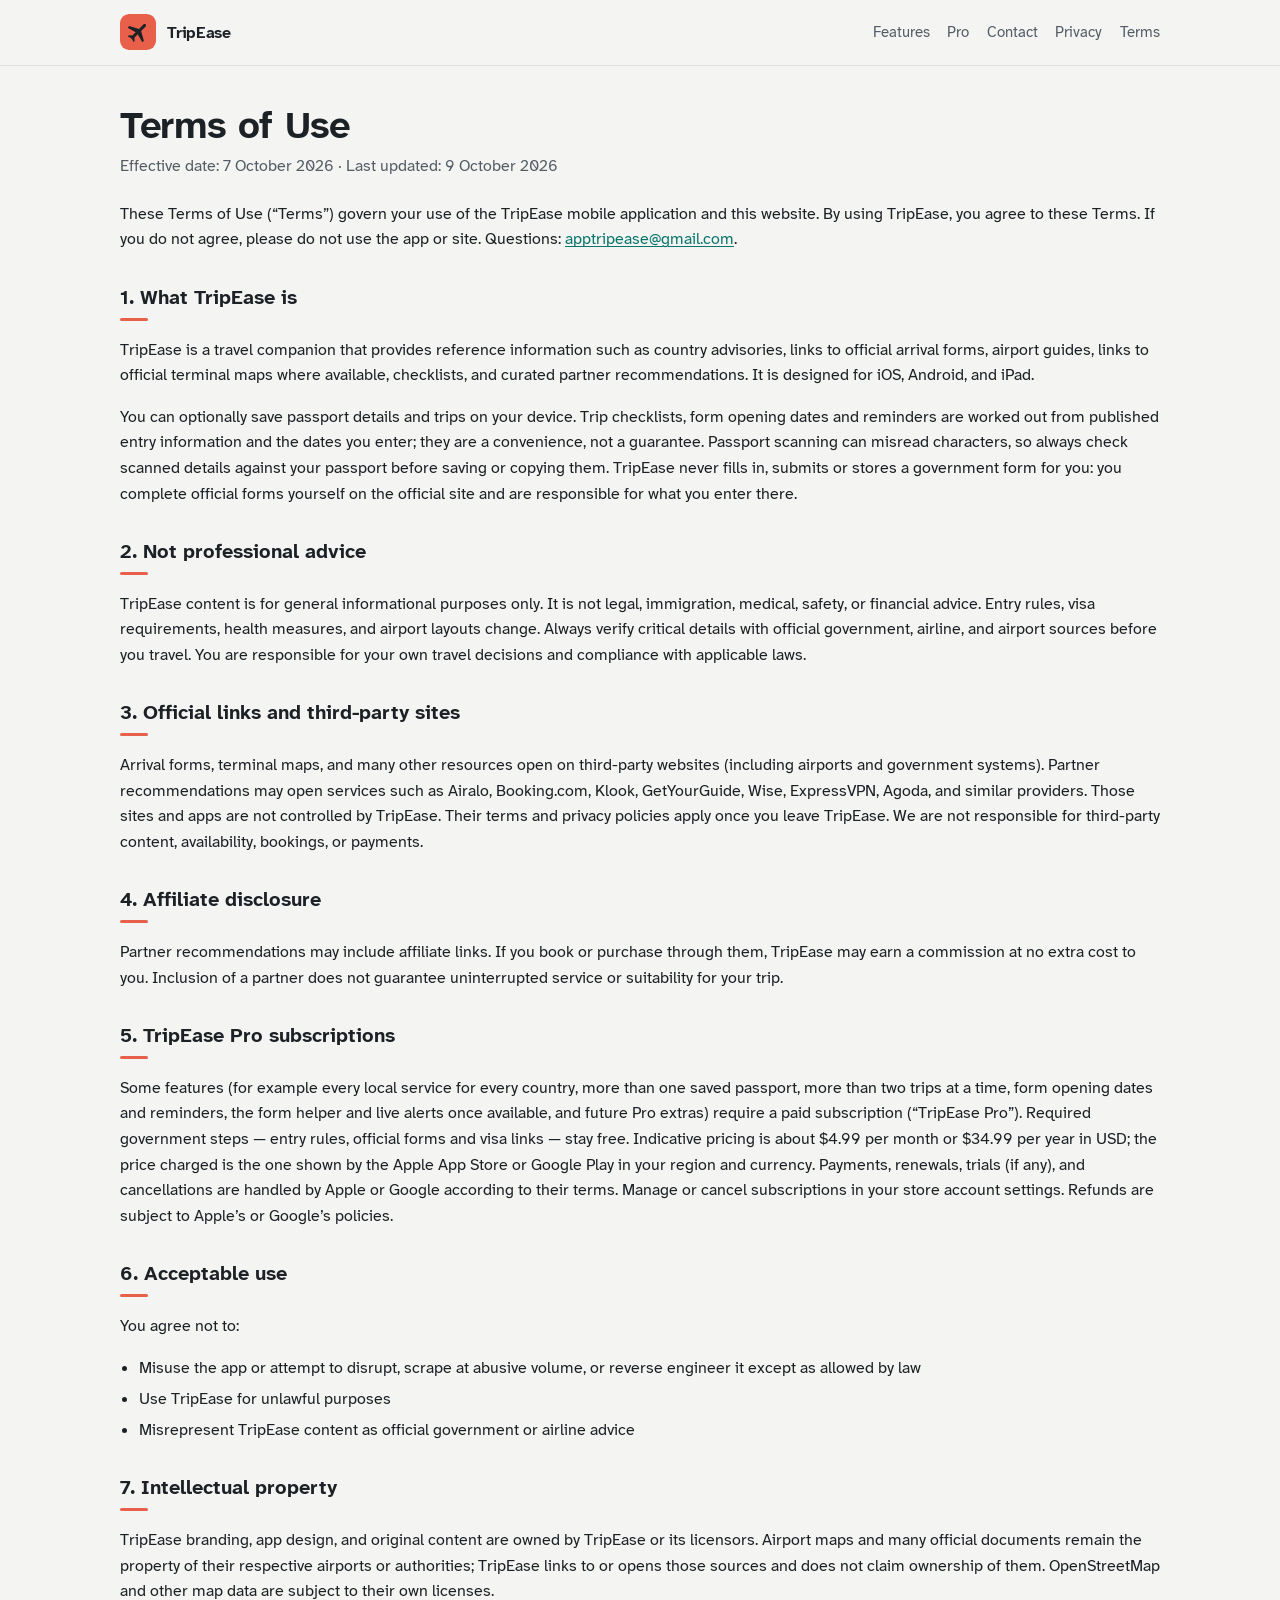
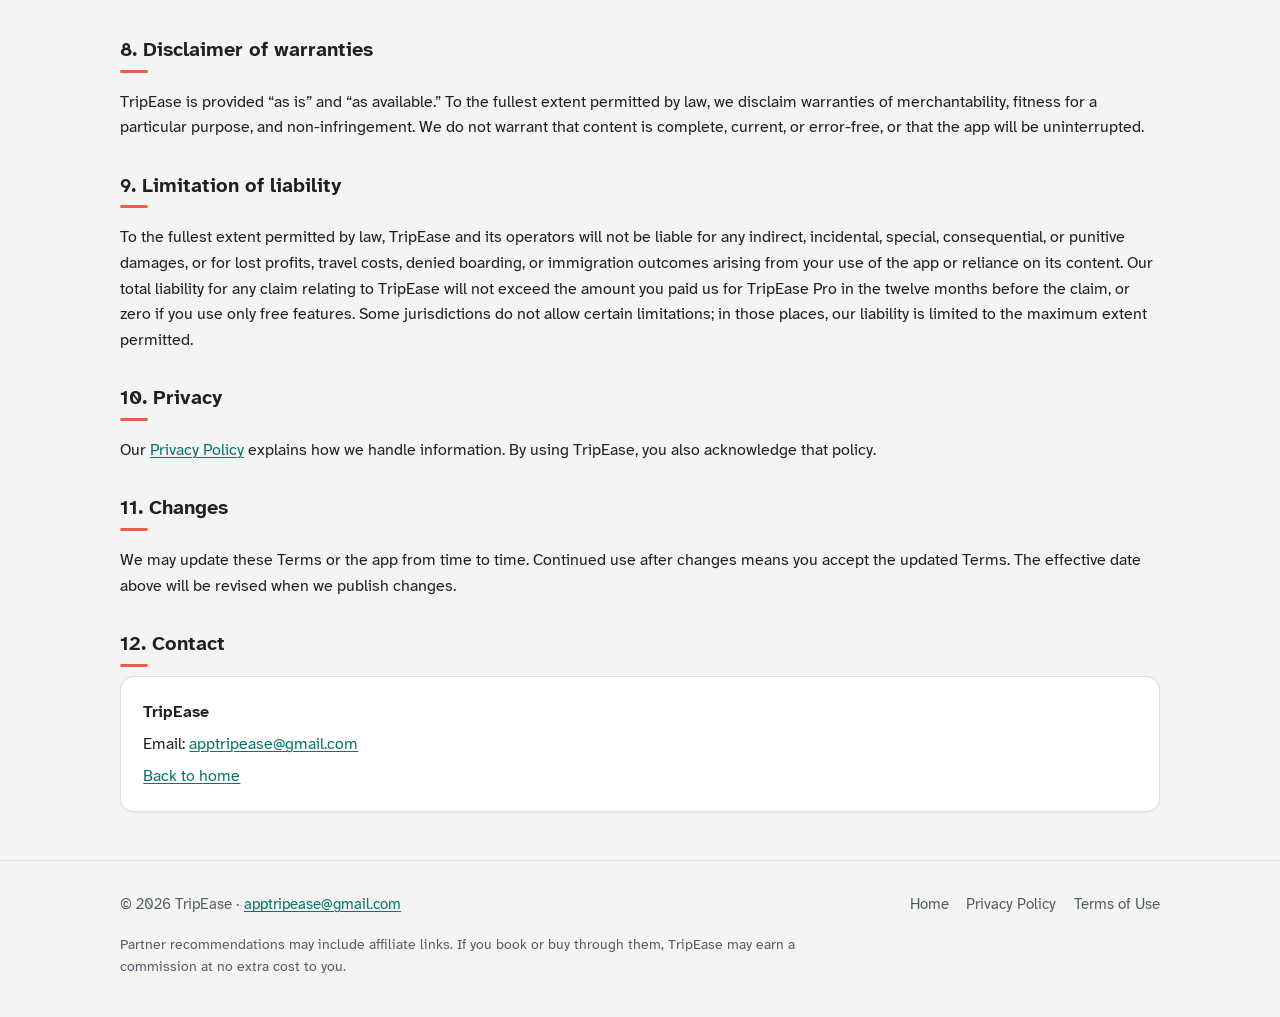
<file: terms.html>
<!DOCTYPE html>
<html lang="en">
<head>
  <meta charset="utf-8" />
  <meta name="viewport" content="width=device-width, initial-scale=1" />
  <title>Terms of Use — TripEase</title>
  <meta name="description" content="TripEase Terms of Use for the TripEase travel companion app and website." />
  <meta name="theme-color" content="#0A756C" />
  <link rel="icon" href="favicon.ico" sizes="48x48" />
  <link rel="icon" href="favicon.svg" type="image/svg+xml" />
  <link rel="icon" href="favicon-32x32.png" type="image/png" sizes="32x32" />
  <link rel="icon" href="favicon-16x16.png" type="image/png" sizes="16x16" />
  <link rel="apple-touch-icon" href="apple-touch-icon.png" />
  <link rel="manifest" href="site.webmanifest" />
  <link rel="stylesheet" href="styles.css" />
</head>
<body>
  <header class="site-header">
    <div class="wrap nav">
      <a class="brand" href="index.html">
        <img class="logo" src="favicon.svg" width="36" height="36" alt="" />
        <span>TripEase</span>
      </a>
      <nav class="nav-links" aria-label="Primary">
        <a href="index.html#features">Features</a>
        <a href="index.html#pro">Pro</a>
        <a href="index.html#contact">Contact</a>
        <a href="privacy.html">Privacy</a>
        <a href="terms.html">Terms</a>
      </nav>
    </div>
  </header>

  <main class="wrap legal">
    <h1>Terms of Use</h1>
    <p class="meta">Effective date: 7 October 2026 · Last updated: 9 October 2026</p>

    <p>
      These Terms of Use (“Terms”) govern your use of the TripEase mobile application and this website.
      By using TripEase, you agree to these Terms. If you do not agree, please do not use the app or site.
      Questions: <a href="mailto:apptripease@gmail.com">apptripease@gmail.com</a>.
    </p>

    <h2>1. What TripEase is</h2>
    <p>
      TripEase is a travel companion that provides reference information such as country advisories, links to official arrival forms,
      airport guides, links to official terminal maps where available, checklists, and curated partner recommendations.
      It is designed for iOS, Android, and iPad.
    </p>
    <p>
      You can optionally save passport details and trips on your device. Trip checklists, form opening dates and reminders are worked out from published entry information and the dates you enter;
      they are a convenience, not a guarantee. Passport scanning can misread characters, so always check scanned details against your passport before saving or copying them.
      TripEase never fills in, submits or stores a government form for you: you complete official forms yourself on the official site and are responsible for what you enter there.
    </p>

    <h2>2. Not professional advice</h2>
    <p>
      TripEase content is for general informational purposes only. It is not legal, immigration, medical, safety, or financial advice.
      Entry rules, visa requirements, health measures, and airport layouts change. Always verify critical details with official government,
      airline, and airport sources before you travel. You are responsible for your own travel decisions and compliance with applicable laws.
    </p>

    <h2>3. Official links and third-party sites</h2>
    <p>
      Arrival forms, terminal maps, and many other resources open on third-party websites (including airports and government systems).
      Partner recommendations may open services such as Airalo, Booking.com, Klook, GetYourGuide, Wise, ExpressVPN, Agoda, and similar providers.
      Those sites and apps are not controlled by TripEase. Their terms and privacy policies apply once you leave TripEase.
      We are not responsible for third-party content, availability, bookings, or payments.
    </p>

    <h2>4. Affiliate disclosure</h2>
    <p>
      Partner recommendations may include affiliate links. If you book or purchase through them, TripEase may earn a commission at no extra cost to you.
      Inclusion of a partner does not guarantee uninterrupted service or suitability for your trip.
    </p>

    <h2>5. TripEase Pro subscriptions</h2>
    <p>
      Some features (for example every local service for every country, more than one saved passport, more than two trips at a time, form opening dates and reminders, the form helper and live alerts once available, and future Pro extras) require a paid subscription (“TripEase Pro”). Required government steps — entry rules, official forms and visa links — stay free.
      Indicative pricing is about $4.99 per month or $34.99 per year in USD; the price charged is the one shown by the Apple App Store or Google Play in your region and currency.
      Payments, renewals, trials (if any), and cancellations are handled by Apple or Google according to their terms.
      Manage or cancel subscriptions in your store account settings. Refunds are subject to Apple’s or Google’s policies.
    </p>

    <h2>6. Acceptable use</h2>
    <p>You agree not to:</p>
    <ul>
      <li>Misuse the app or attempt to disrupt, scrape at abusive volume, or reverse engineer it except as allowed by law</li>
      <li>Use TripEase for unlawful purposes</li>
      <li>Misrepresent TripEase content as official government or airline advice</li>
    </ul>

    <h2>7. Intellectual property</h2>
    <p>
      TripEase branding, app design, and original content are owned by TripEase or its licensors.
      Airport maps and many official documents remain the property of their respective airports or authorities;
      TripEase links to or opens those sources and does not claim ownership of them.
      OpenStreetMap and other map data are subject to their own licenses.
    </p>

    <h2>8. Disclaimer of warranties</h2>
    <p>
      TripEase is provided “as is” and “as available.” To the fullest extent permitted by law, we disclaim warranties of merchantability,
      fitness for a particular purpose, and non-infringement. We do not warrant that content is complete, current, or error-free,
      or that the app will be uninterrupted.
    </p>

    <h2>9. Limitation of liability</h2>
    <p>
      To the fullest extent permitted by law, TripEase and its operators will not be liable for any indirect, incidental, special,
      consequential, or punitive damages, or for lost profits, travel costs, denied boarding, or immigration outcomes arising from your use of the app or reliance on its content.
      Our total liability for any claim relating to TripEase will not exceed the amount you paid us for TripEase Pro in the twelve months before the claim, or zero if you use only free features.
      Some jurisdictions do not allow certain limitations; in those places, our liability is limited to the maximum extent permitted.
    </p>

    <h2>10. Privacy</h2>
    <p>
      Our <a href="privacy.html">Privacy Policy</a> explains how we handle information. By using TripEase, you also acknowledge that policy.
    </p>

    <h2>11. Changes</h2>
    <p>
      We may update these Terms or the app from time to time. Continued use after changes means you accept the updated Terms.
      The effective date above will be revised when we publish changes.
    </p>

    <h2>12. Contact</h2>
    <div class="legal-box">
      <p style="margin:0;"><strong>TripEase</strong></p>
      <p style="margin:0.4rem 0 0;">Email: <a href="mailto:apptripease@gmail.com">apptripease@gmail.com</a></p>
      <p style="margin:0.4rem 0 0;"><a href="index.html">Back to home</a></p>
    </div>
  </main>

  <footer class="site-footer">
    <div class="wrap footer-grid">
      <div>© 2026 TripEase · <a href="mailto:apptripease@gmail.com">apptripease@gmail.com</a></div>
      <div class="footer-links">
        <a href="index.html">Home</a>
        <a href="privacy.html">Privacy Policy</a>
        <a href="terms.html">Terms of Use</a>
      </div>
    </div>
    <div class="wrap">
    <p class="disclosure">
      Partner recommendations may include affiliate links. If you book or buy through them, TripEase may earn a commission at no extra cost to you.
    </p>
    </div>
  </footer>
</body>
</html>
</file>
<file: styles.css>
:root {
  /* Wayfinder, matching the TripEase app (lib/theme/tokens.dart):
     charcoal plates on an off-white page, teal #0A756C as the brand accent
     (#4FD3C8 on charcoal), Atkinson Hyperlegible Next, self-hosted (SIL OFL, fonts/OFL.txt).
     Yellow (--signal) means one thing only: an official link, tap now.
     Use it only for official-link CTAs (.btn-official); nothing else may be yellow. */
  --bg: #F4F5F2;
  --surface: #FFFFFF;
  --ink: #1C2126;
  --muted: #545D66;
  --line: #DCE0DD;
  --border: #838D95;
  --plate: #1C2126;
  --on-plate: #FFFFFF;
  --on-plate-muted: #B8C0C7;
  --brand: #0A756C;
  --brand-on-plate: #4FD3C8;
  --brand-tint: #DDEFF0;
  --accent: #0A756C;
  --accent-hover: #085E57;
  --accent-soft: #DDEFF0;
  /* Coral: brand accent matching the app icon. Decoration only (heading rule),
     never text (3.1:1 on --bg) and never a state or button. */
  --coral: #E8604A;
  --signal: #FFCC00;
  --on-signal: #1C2126;
  --neutral-tint: #ECEEEB;
  --shadow: 0 1px 2px rgba(28, 33, 38, 0.06);
  --radius: 14px;
  --max: 1040px;
  --font: "Atkinson Hyperlegible Next", "Segoe UI", system-ui, -apple-system, BlinkMacSystemFont, "Helvetica Neue", Arial, sans-serif;
}

* { box-sizing: border-box; }
html { scroll-behavior: smooth; }
@media (prefers-reduced-motion: reduce) {
  html { scroll-behavior: auto; }
  .btn { transition: none; }
  .btn:hover { transform: none; }
}
@font-face {
  font-family: "Atkinson Hyperlegible Next";
  src: url("fonts/AtkinsonHyperlegibleNext-Regular.ttf") format("truetype");
  font-weight: 400 500;
  font-display: swap;
}
@font-face {
  font-family: "Atkinson Hyperlegible Next";
  src: url("fonts/AtkinsonHyperlegibleNext-Bold.ttf") format("truetype");
  font-weight: 600 700;
  font-display: swap;
}

body {
  margin: 0;
  font-family: var(--font);
  color: var(--ink);
  background: var(--bg);
  line-height: 1.6;
}

a { color: var(--accent); text-decoration-thickness: 1px; text-underline-offset: 2px; }
a:hover { color: var(--accent-hover); }

.wrap { width: min(100% - 2rem, var(--max)); margin: 0 auto; }

.site-header {
  position: sticky;
  top: 0;
  z-index: 20;
  backdrop-filter: blur(10px);
  background: rgba(244, 245, 242, 0.94);
  border-bottom: 1px solid var(--line);
}
.nav {
  display: flex;
  align-items: center;
  justify-content: space-between;
  gap: 1rem;
  padding: 0.9rem 0;
}
.brand {
  display: flex;
  align-items: center;
  gap: 0.7rem;
  color: inherit;
  text-decoration: none;
  font-weight: 700;
  letter-spacing: -0.02em;
}
.logo {
  width: 36px;
  height: 36px;
  border-radius: 9px;
  display: block;
}
.nav-links {
  display: flex;
  flex-wrap: wrap;
  gap: 0.85rem 1.1rem;
  align-items: center;
}
.nav-links a {
  color: var(--muted);
  text-decoration: none;
  font-size: 0.95rem;
}
.nav-links a:hover { color: var(--ink); }

.btn {
  display: inline-flex;
  align-items: center;
  justify-content: center;
  gap: 0.4rem;
  border-radius: 10px;
  min-height: 44px;
  padding: 0.7rem 1.2rem;
  border: 1px solid transparent;
  font-weight: 600;
  text-decoration: none;
  transition: transform 0.15s ease, background 0.15s ease, border-color 0.15s ease;
}
.btn:hover { transform: translateY(-1px); }
.btn-primary {
  background: var(--plate);
  color: var(--on-plate);
}
.btn-primary:hover { background: #2B3238; color: var(--on-plate); }
/* Official links only (government forms, official sites). */
.btn-official {
  background: var(--signal);
  color: var(--on-signal);
  border-color: var(--on-signal);
}
.btn-official:hover { color: var(--on-signal); }
.btn-secondary {
  background: var(--surface);
  color: var(--ink);
  border-color: var(--line);
}
.btn-secondary { border-color: var(--border); }
.btn-secondary:hover { color: var(--ink); border-color: var(--ink); }
.btn-ghost {
  background: transparent;
  color: var(--muted);
  border-color: var(--line);
}
.btn[aria-disabled="true"],
.btn.disabled {
  opacity: 0.72;
  cursor: default;
  transform: none;
  pointer-events: none;
}

.hero {
  padding: 3.2rem 0 2.2rem;
  display: grid;
  grid-template-columns: 1.15fr 0.85fr;
  gap: 2rem;
  align-items: center;
}
.eyebrow {
  display: inline-flex;
  align-items: center;
  gap: 0.4rem;
  padding: 0.28rem 0.7rem;
  border-radius: 6px;
  background: var(--plate);
  color: var(--on-plate);
  font-size: 0.85rem;
  font-weight: 700;
  letter-spacing: 0.02em;
  margin-bottom: 1rem;
}
h1 {
  margin: 0 0 0.9rem;
  font-size: clamp(2.1rem, 4.4vw, 3.3rem);
  line-height: 1.1;
  letter-spacing: -0.01em;
}
.lede {
  margin: 0 0 1.5rem;
  color: var(--muted);
  font-size: 1.08rem;
  max-width: 36rem;
}
.hero-actions {
  display: flex;
  flex-wrap: wrap;
  gap: 0.75rem;
  margin-bottom: 1rem;
}
.store-note {
  color: var(--muted);
  font-size: 1rem;
  margin: 0;
  padding: 0.85rem 1rem;
  border-left: 4px solid var(--brand);
  background: var(--surface);
  border-radius: 0 10px 10px 0;
  max-width: 36rem;
}
.store-note strong { color: var(--ink); }
.hero-card {
  margin: 0;
  background: var(--plate);
  border-radius: 22px;
  padding: 0.85rem;
}
.hero-card .caption { color: var(--on-plate-muted); }
.hero-card img {
  width: 100%;
  height: auto;
  display: block;
  border-radius: 14px;
  background: var(--bg);
}
.caption {
  margin: 0.75rem 0.35rem 0.2rem;
  color: var(--muted);
  font-size: 0.88rem;
  text-align: center;
}

.section { padding: 2.4rem 0; }
.section h2 {
  margin: 0 0 0.55rem;
  font-size: 1.8rem;
  letter-spacing: -0.01em;
}
/* Short coral rule under section headings, as in the app. */
.section h2::after,
.legal h2::after {
  content: "";
  display: block;
  width: 28px;
  height: 3px;
  margin-top: 0.3rem;
  border-radius: 2px;
  background: var(--coral);
}
.section-intro {
  margin: 0 0 1.5rem;
  color: var(--muted);
  max-width: 40rem;
}

.grid {
  display: grid;
  grid-template-columns: repeat(4, 1fr);
  gap: 1rem;
}
.card {
  background: var(--surface);
  border: 1px solid var(--line);
  border-radius: var(--radius);
  padding: 1.2rem 1.15rem;
  box-shadow: var(--shadow);
}
.card h3 {
  margin: 0 0 0.45rem;
  font-size: 1.05rem;
}
.card p {
  margin: 0;
  color: var(--muted);
  font-size: 0.96rem;
}
.icon {
  width: 38px;
  height: 38px;
  border-radius: 10px;
  display: grid;
  place-items: center;
  margin-bottom: 0.85rem;
  background: var(--brand-tint);
  color: var(--accent);
  font-size: 1.05rem;
}

.pro {
  background: var(--surface);
  border-top: 1px solid var(--line);
  border-bottom: 1px solid var(--line);
}
.pro .card { background: var(--bg); box-shadow: none; }
.pro-panel {
  display: grid;
  grid-template-columns: 1.2fr 0.8fr;
  gap: 1.2rem;
  align-items: stretch;
}
.price-card {
  background: var(--plate);
  color: var(--on-plate);
  border-radius: var(--radius);
  padding: 1.4rem;
}
.price-card h3 { margin: 0; color: var(--brand-on-plate); }
.price-card .price-note { margin: 0; color: var(--on-plate-muted); }
.price-card .price-fine { margin: 0.7rem 0 0; color: var(--on-plate-muted); font-size: 0.92rem; }
.price-card .checklist li { color: var(--on-plate); }
.price-card .checklist li::before { color: var(--brand-on-plate); }
.price {
  font-size: 2rem;
  font-weight: 700;
  letter-spacing: -0.03em;
  margin: 0.4rem 0 0.2rem;
}
.price span { font-size: 1rem; font-weight: 400; color: var(--on-plate-muted); }
.checklist {
  list-style: none;
  padding: 0;
  margin: 1rem 0 0;
}
.checklist li {
  position: relative;
  padding-left: 1.4rem;
  margin: 0.45rem 0;
  color: var(--muted);
}
.checklist li::before {
  content: "✓";
  position: absolute;
  left: 0;
  color: var(--accent);
  font-weight: 700;
}
.soon {
  display: inline-block;
  margin-left: 0.35rem;
  padding: 0.05rem 0.5rem;
  border-radius: 6px;
  background: transparent;
  border: 1px solid var(--on-plate-muted);
  color: var(--on-plate-muted);
  font-size: 0.78rem;
  font-weight: 700;
  vertical-align: 1px;
}

.contact-box, .legal-box {
  background: var(--surface);
  border: 1px solid var(--line);
  border-radius: var(--radius);
  padding: 1.4rem;
  box-shadow: var(--shadow);
}

.site-footer {
  padding: 2rem 0 2.5rem;
  border-top: 1px solid var(--line);
  color: var(--muted);
  font-size: 0.92rem;
}
.footer-grid {
  display: flex;
  flex-wrap: wrap;
  justify-content: space-between;
  gap: 1rem;
}
.footer-links {
  display: flex;
  flex-wrap: wrap;
  gap: 0.9rem 1.1rem;
}
.footer-links a { color: var(--muted); text-decoration: none; }
.footer-links a:hover { color: var(--ink); }
.disclosure a { color: var(--muted); }
.disclosure {
  margin: 1rem 0 0;
  max-width: 46rem;
  font-size: 0.86rem;
}

/* Legal pages */
.legal {
  padding: 2.4rem 0 3rem;
}
.legal .meta {
  color: var(--muted);
  margin: 0 0 1.4rem;
}
.legal h1 {
  font-size: clamp(1.8rem, 3vw, 2.4rem);
  margin-bottom: 0.4rem;
}
.legal h2 {
  margin: 1.8rem 0 0.55rem;
  font-size: 1.25rem;
}
.legal h3 {
  margin: 1.2rem 0 0.4rem;
  font-size: 1.05rem;
}
.legal p, .legal li { color: var(--ink); }
.legal ul { padding-left: 1.2rem; }
.legal li { margin: 0.35rem 0; }
.toc {
  background: var(--surface);
  border: 1px solid var(--line);
  border-radius: var(--radius);
  padding: 1rem 1.2rem;
  margin: 0 0 1.5rem;
}
.toc a { text-decoration: none; }
.toc ol { margin: 0.4rem 0 0; padding-left: 1.2rem; }

@media (max-width: 960px) {
  .grid { grid-template-columns: repeat(2, 1fr); }
}
@media (max-width: 880px) {
  .hero, .pro-panel { grid-template-columns: 1fr; }
  .hero { padding-top: 2rem; }
  .hero-card { order: -1; max-width: 420px; margin: 0 auto; }
}
@media (max-width: 560px) {
  .grid { grid-template-columns: 1fr; }
}

.shots {
  display: grid;
  grid-template-columns: repeat(3, minmax(0, 300px));
  gap: 1.5rem;
}
.shot {
  margin: 0;
  background: var(--plate);
  border-radius: 26px;
  padding: 0.6rem 0.6rem 0.2rem;
}
.shot .caption { color: var(--on-plate-muted); }
.shot img {
  width: 100%;
  height: auto;
  display: block;
  border-radius: 20px;
  background: var(--bg);
}
@media (max-width: 880px) {
  .shots { grid-template-columns: repeat(2, minmax(0, 300px)); }
}
@media (max-width: 560px) {
  .shots { grid-template-columns: 1fr; justify-items: center; }
  .shot { max-width: 300px; }
}
</file>
